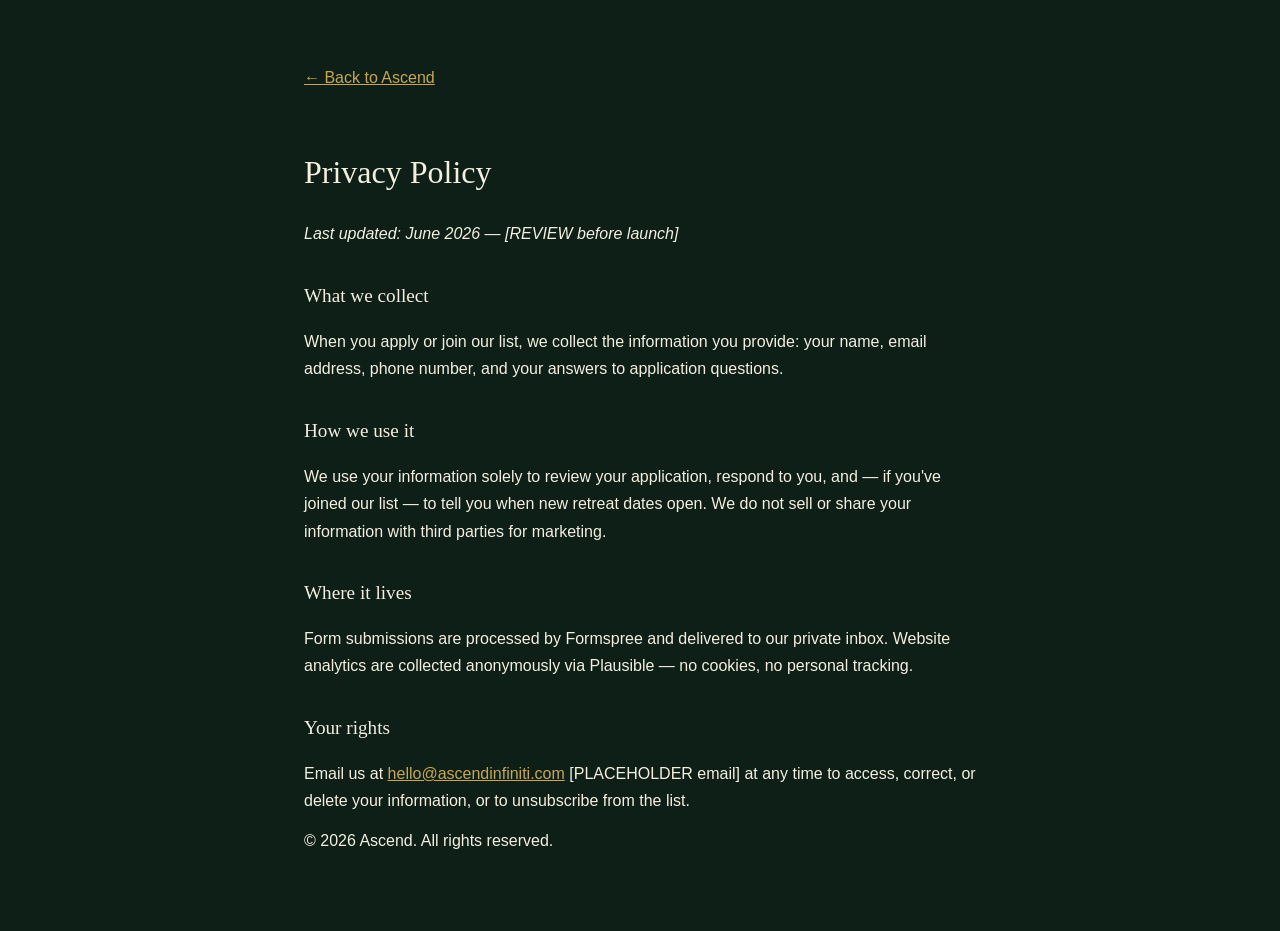
<file: privacy.html>
<!DOCTYPE html>
<html lang="en">
<head>
<meta charset="UTF-8"><meta name="viewport" content="width=device-width, initial-scale=1.0">
<title>Privacy Policy · ASCEND</title>
<link rel="icon" href="assets/img/favicon.svg" type="image/svg+xml">
<style>
body{font-family:-apple-system,'Inter',sans-serif;background:#0D1F17;color:#F5EFE0;line-height:1.7;max-width:42rem;margin:0 auto;padding:4rem 1.5rem}
h1{font-family:Georgia,serif;font-weight:500}h2{font-family:Georgia,serif;font-weight:500;font-size:1.2rem;margin-top:2rem}
a{color:#C9A84C}p{margin:.8rem 0}.back{display:inline-block;margin-bottom:2rem}
</style>
</head>
<body>
<a class="back" href="index.html">← Back to Ascend</a>
<h1>Privacy Policy</h1>
<p><em>Last updated: June 2026 — [REVIEW before launch]</em></p>
<h2>What we collect</h2>
<p>When you apply or join our list, we collect the information you provide: your name, email address, phone number, and your answers to application questions.</p>
<h2>How we use it</h2>
<p>We use your information solely to review your application, respond to you, and — if you've joined our list — to tell you when new retreat dates open. We do not sell or share your information with third parties for marketing.</p>
<h2>Where it lives</h2>
<p>Form submissions are processed by Formspree and delivered to our private inbox. Website analytics are collected anonymously via Plausible — no cookies, no personal tracking.</p>
<h2>Your rights</h2>
<p>Email us at <a href="mailto:hello@ascendinfiniti.com">hello@ascendinfiniti.com</a> [PLACEHOLDER email] at any time to access, correct, or delete your information, or to unsubscribe from the list.</p>
<p>© 2026 Ascend. All rights reserved.</p>
</body>
</html>
</file>
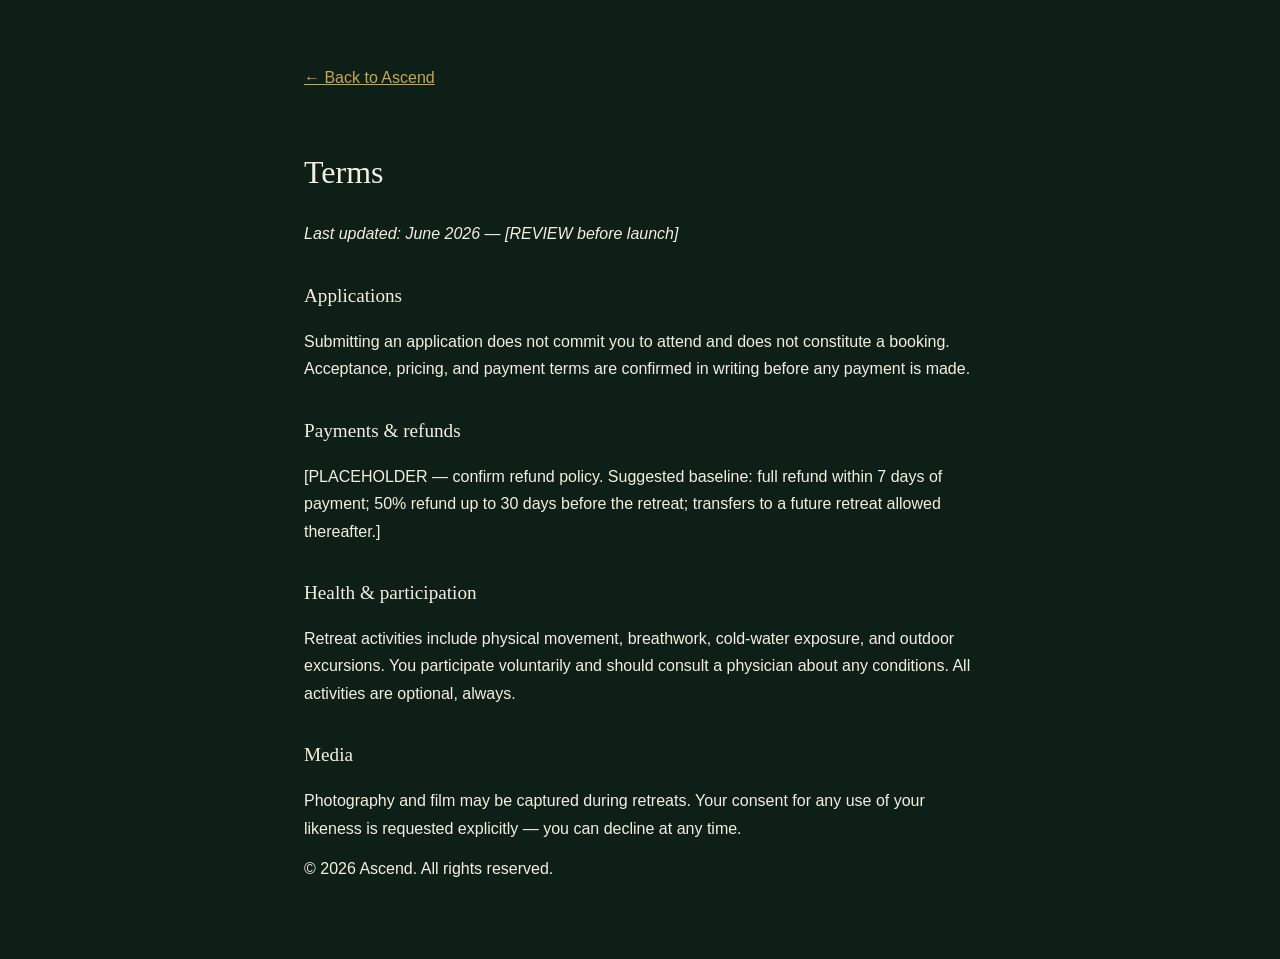
<file: terms.html>
<!DOCTYPE html>
<html lang="en">
<head>
<meta charset="UTF-8"><meta name="viewport" content="width=device-width, initial-scale=1.0">
<title>Terms · ASCEND</title>
<link rel="icon" href="assets/img/favicon.svg" type="image/svg+xml">
<style>
body{font-family:-apple-system,'Inter',sans-serif;background:#0D1F17;color:#F5EFE0;line-height:1.7;max-width:42rem;margin:0 auto;padding:4rem 1.5rem}
h1{font-family:Georgia,serif;font-weight:500}h2{font-family:Georgia,serif;font-weight:500;font-size:1.2rem;margin-top:2rem}
a{color:#C9A84C}p{margin:.8rem 0}.back{display:inline-block;margin-bottom:2rem}
</style>
</head>
<body>
<a class="back" href="index.html">← Back to Ascend</a>
<h1>Terms</h1>
<p><em>Last updated: June 2026 — [REVIEW before launch]</em></p>
<h2>Applications</h2>
<p>Submitting an application does not commit you to attend and does not constitute a booking. Acceptance, pricing, and payment terms are confirmed in writing before any payment is made.</p>
<h2>Payments &amp; refunds</h2>
<p>[PLACEHOLDER — confirm refund policy. Suggested baseline: full refund within 7 days of payment; 50% refund up to 30 days before the retreat; transfers to a future retreat allowed thereafter.]</p>
<h2>Health &amp; participation</h2>
<p>Retreat activities include physical movement, breathwork, cold-water exposure, and outdoor excursions. You participate voluntarily and should consult a physician about any conditions. All activities are optional, always.</p>
<h2>Media</h2>
<p>Photography and film may be captured during retreats. Your consent for any use of your likeness is requested explicitly — you can decline at any time.</p>
<p>© 2026 Ascend. All rights reserved.</p>
</body>
</html>
</file>
